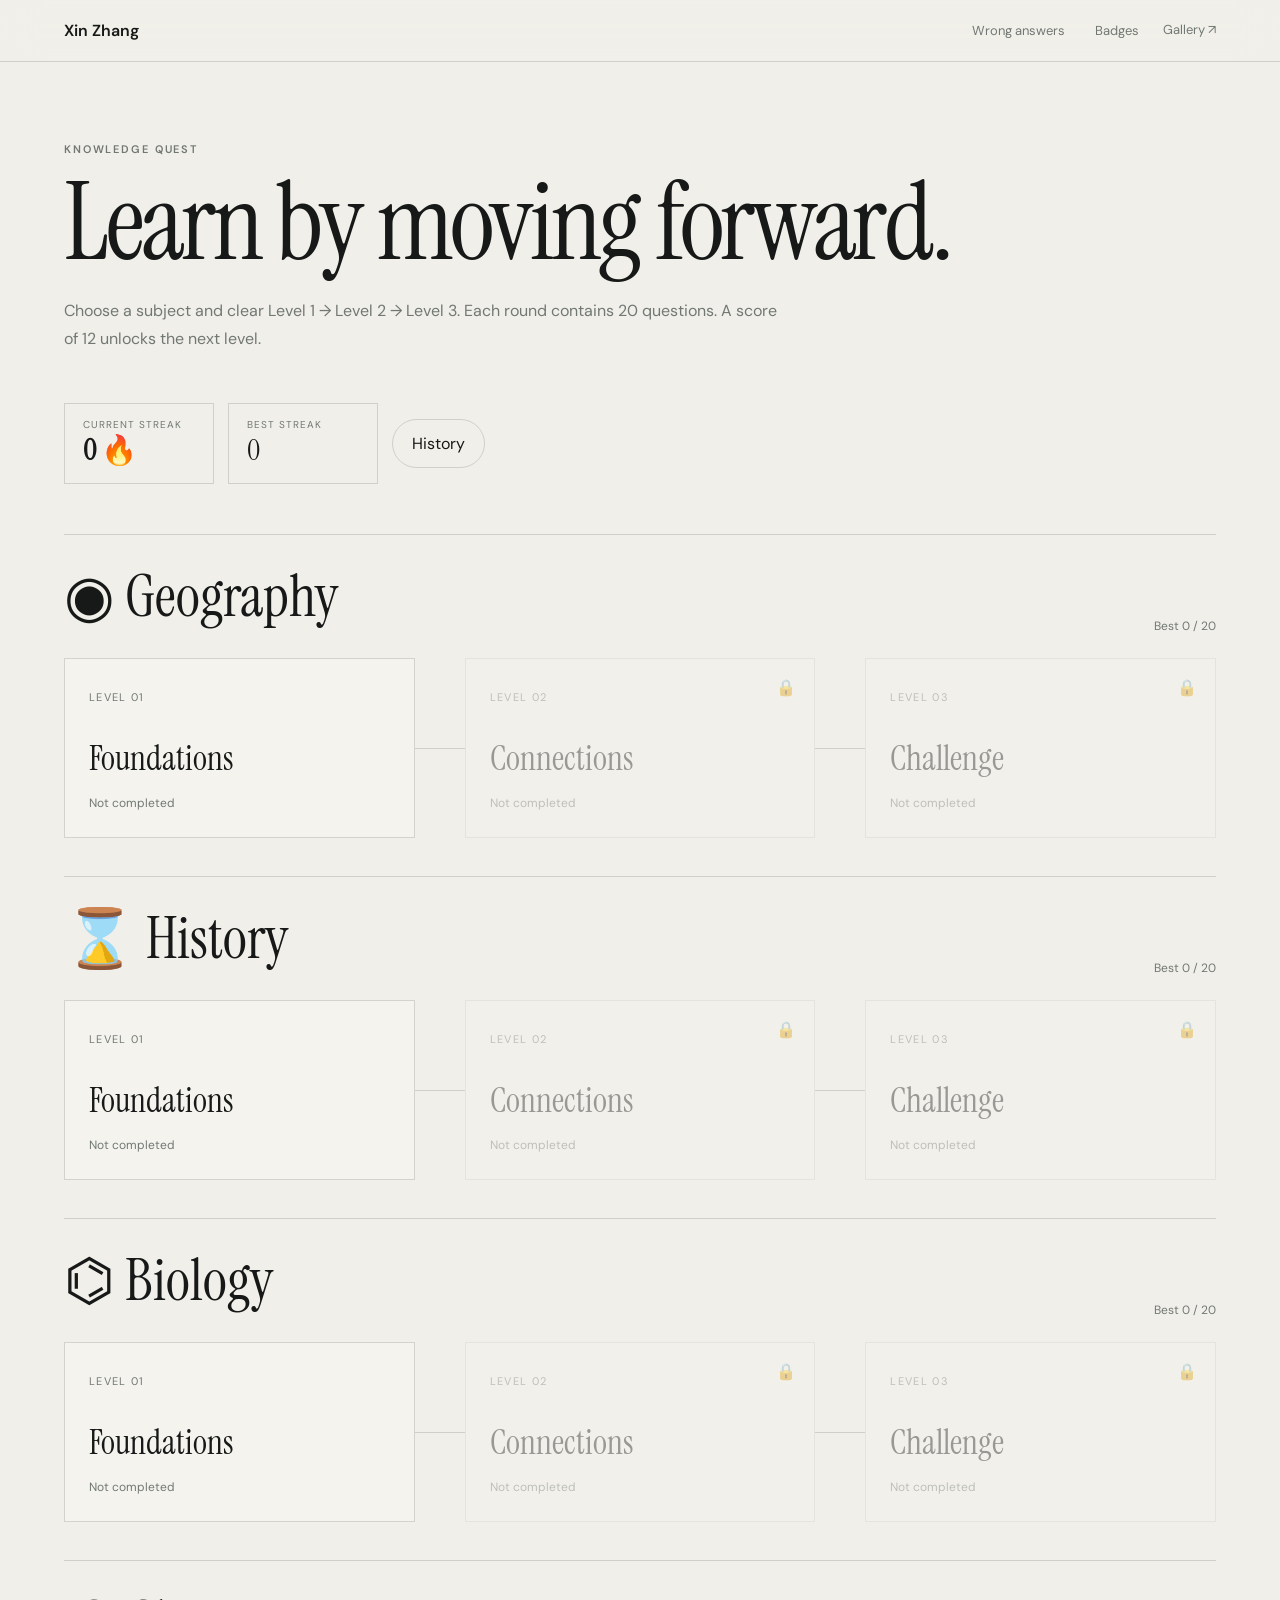
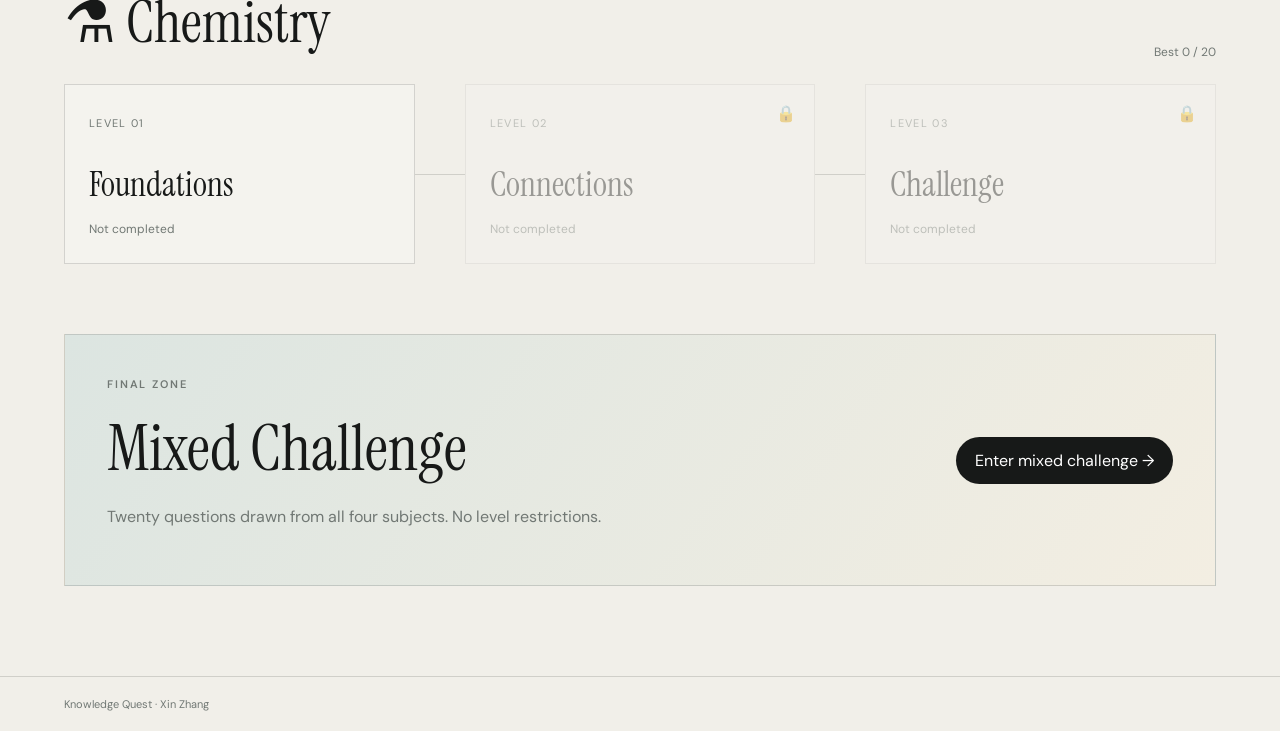
<file: game.html>
<!DOCTYPE html>
<html lang="en">
<head>
  <meta charset="UTF-8">
  <meta name="viewport" content="width=device-width, initial-scale=1.0">
  <title>Knowledge Quest — Xin Zhang</title>
  <link rel="preconnect" href="https://fonts.googleapis.com">
  <link rel="preconnect" href="https://fonts.gstatic.com" crossorigin>
  <link href="https://fonts.googleapis.com/css2?family=DM+Sans:wght@300;400;500;600&family=Instrument+Serif:ital@0;1&display=swap" rel="stylesheet">
  <link rel="stylesheet" href="game.css">
</head>
<body>
<header class="topnav">
  <a href="index.html" class="brand">Xin Zhang</a>
  <div class="nav-actions">
    <button id="wrongBookNav" class="nav-btn">Wrong answers</button>
    <button id="badgesNav" class="nav-btn">Badges</button>
    <a href="index.html" class="nav-btn">Gallery ↗</a>
  </div>
</header>

<main class="shell">
  <section id="mapView" class="view active">
    <div class="intro">
      <p class="eyebrow">Knowledge Quest</p>
      <h1>Learn by moving forward.</h1>
      <p>Choose a subject and clear Level 1 → Level 2 → Level 3. Each round contains 20 questions. A score of 12 unlocks the next level.</p>
    </div>

    <div class="map-toolbar">
      <div class="metric"><span>Current streak</span><strong><b id="homeStreak">0</b> 🔥</strong></div>
      <div class="metric"><span>Best streak</span><strong id="bestStreak">0</strong></div>
      <button id="historyNav" class="pill">History</button>
    </div>

    <div id="subjectMaps" class="subject-maps"></div>

    <section class="mixed-zone">
      <div>
        <p class="eyebrow">Final zone</p>
        <h2>Mixed Challenge</h2>
        <p>Twenty questions drawn from all four subjects. No level restrictions.</p>
      </div>
      <button id="mixedStart" class="primary">Enter mixed challenge →</button>
    </section>
  </section>

  <section id="quizView" class="view">
    <div class="quiz-head">
      <button id="quitQuiz" class="plain">← Map</button>
      <div class="quiz-meta">
        <span id="quizLabel"></span><span id="quizProgress"></span><span id="quizScore"></span><span id="quizStreak"></span>
      </div>
    </div>
    <div class="progress"><i id="progressFill"></i></div>

    <article class="question">
      <p id="questionEyebrow" class="eyebrow"></p>
      <h2 id="questionText"></h2>
      <div id="answers" class="answers"></div>

      <section id="learningCard" class="learning-card hidden">
        <div id="knowledgeVisual" class="knowledge-visual"></div>
        <div class="knowledge-copy">
          <p class="eyebrow">Knowledge note</p>
          <h3 id="knowledgeTitle"></h3>
          <p id="knowledgeText"></p>
          <div id="onlineKnowledge" class="online-knowledge">
            <div class="online-label">Connected knowledge</div>
            <p id="onlineKnowledgeText" class="online-text">Searching Wikipedia and Wikimedia…</p>
            <a id="knowledgeSource" class="knowledge-source hidden" href="#" target="_blank" rel="noopener noreferrer">Open source ↗</a>
          </div>
          <div id="answerStatus" class="answer-status"></div>
        </div>
      </section>
      <button id="nextQuestion" class="primary hidden">Next →</button>
    </article>
  </section>

  <section id="resultView" class="view">
    <div class="result">
      <p class="eyebrow">Level complete</p>
      <div class="score-orb"><span id="resultScore">0</span><small>/20</small></div>
      <h2 id="resultTitle"></h2><p id="resultText"></p>
      <div id="newBadges" class="new-badges"></div>
      <div class="row-actions"><button id="resultMap" class="primary">Back to map</button><button id="resultWrong" class="pill">Review mistakes</button></div>
    </div>
  </section>

  <section id="wrongView" class="view">
    <div class="section-head"><div><p class="eyebrow">Wrong-answer book</p><h2>Learn from mistakes.</h2></div><button class="plain backMap">← Map</button></div>
    <div id="wrongList" class="review-list"></div>
  </section>

  <section id="historyView" class="view">
    <div class="section-head"><div><p class="eyebrow">History</p><h2>Your rounds.</h2></div><button class="plain backMap">← Map</button></div>
    <div id="historyList" class="review-list"></div>
  </section>

  <section id="badgesView" class="view">
    <div class="section-head"><div><p class="eyebrow">Achievements</p><h2>Badge cabinet.</h2></div><button class="plain backMap">← Map</button></div>
    <div id="badgeGrid" class="badge-grid"></div>
  </section>
</main>

<footer>Knowledge Quest · Xin Zhang</footer>
<script src="questions.js"></script>
<script src="game.js"></script>
</body>
</html>
</file>
<file: game.css>
:root{--paper:#f1efe9;--ink:#171918;--muted:#717874;--line:rgba(23,25,24,.15);--good:#4e755f;--bad:#985f5a}
*{box-sizing:border-box}html{scroll-behavior:smooth}body{margin:0;background:var(--paper);color:var(--ink);font-family:"DM Sans",sans-serif}button,a{font:inherit;color:inherit}button{cursor:pointer}a{text-decoration:none}
.topnav{position:sticky;top:0;z-index:50;display:flex;justify-content:space-between;align-items:center;padding:20px clamp(20px,5vw,78px);background:rgba(241,239,233,.88);backdrop-filter:blur(18px);border-bottom:1px solid var(--line)}.brand{font-weight:600}.nav-actions{display:flex;gap:18px}.nav-btn,.plain{border:0;background:none;color:var(--muted);font-size:13px}
.shell{padding:80px clamp(20px,5vw,78px) 90px;min-height:85vh}.view{display:none}.view.active{display:block;animation:fade .35s ease}@keyframes fade{from{opacity:0;transform:translateY(10px)}to{opacity:1;transform:none}}
.eyebrow{margin:0 0 16px;text-transform:uppercase;letter-spacing:.17em;font-size:11px;color:var(--muted);font-weight:600}.intro{max-width:1000px}.intro h1,.section-head h2{font-family:"Instrument Serif",serif;font-weight:400;font-size:clamp(55px,8.5vw,120px);line-height:.92;letter-spacing:-.03em;margin:0 0 25px}.intro>p:last-child{max-width:720px;color:var(--muted);line-height:1.75}
.map-toolbar{display:flex;gap:14px;align-items:center;flex-wrap:wrap;margin:50px 0}.metric{padding:14px 18px;border:1px solid var(--line);min-width:150px}.metric span{display:block;color:var(--muted);font-size:10px;text-transform:uppercase;letter-spacing:.1em}.metric strong{font-family:"Instrument Serif",serif;font-size:29px;font-weight:400}.pill,.primary{border-radius:999px;padding:13px 19px}.pill{border:1px solid var(--line);background:transparent}.primary{border:0;background:var(--ink);color:white}
.subject-maps{display:grid;gap:38px}.subject-map{border-top:1px solid var(--line);padding-top:24px}.subject-title-row{display:flex;justify-content:space-between;align-items:end;gap:20px}.subject-title-row h2{font-family:"Instrument Serif",serif;font-weight:400;font-size:clamp(34px,4.5vw,62px);margin:0}.subject-best{color:var(--muted);font-size:12px}
.level-path{display:grid;grid-template-columns:1fr 50px 1fr 50px 1fr;align-items:center;margin-top:24px}.connector{height:1px;background:var(--line)}.level-node{min-height:180px;border:1px solid var(--line);background:rgba(255,255,255,.22);padding:24px;text-align:left;position:relative;transition:.2s}.level-node:not(:disabled):hover{background:white;transform:translateY(-3px)}.level-node:disabled{opacity:.4;cursor:not-allowed}.level-num{font-size:11px;color:var(--muted);letter-spacing:.12em}.level-node strong{display:block;font-family:"Instrument Serif",serif;font-size:34px;font-weight:400;margin:30px 0 10px}.level-score{font-size:12px;color:var(--muted)}.lock{position:absolute;right:18px;top:18px}
.mixed-zone{margin-top:70px;padding:42px;border:1px solid var(--line);display:flex;justify-content:space-between;gap:30px;align-items:center;background:linear-gradient(125deg,#dce5e1,#f3eee2)}.mixed-zone h2{font-family:"Instrument Serif",serif;font-size:clamp(38px,5vw,70px);font-weight:400;margin:0}.mixed-zone p:last-child{color:var(--muted)}
.quiz-head{display:flex;justify-content:space-between;gap:25px}.quiz-meta{display:flex;gap:20px;color:var(--muted);font-size:12px}.progress{height:2px;background:var(--line);margin:22px 0 70px}.progress i{display:block;height:100%;background:var(--ink);transition:.3s}
.question{max-width:1080px;margin:auto}.question>h2{font-family:"Instrument Serif",serif;font-size:clamp(38px,5.2vw,72px);line-height:1.02;font-weight:400;letter-spacing:-.025em;margin:0 0 48px}.answers{display:grid;gap:11px}.answer{display:grid;grid-template-columns:45px 1fr;gap:10px;width:100%;padding:18px 20px;border:1px solid var(--line);background:rgba(255,255,255,.28);text-align:left}.answer:hover:not(:disabled){background:white}.answer.correct{border-color:rgba(78,117,95,.6);background:rgba(78,117,95,.12)}.answer.wrong{border-color:rgba(152,95,90,.6);background:rgba(152,95,90,.12)}.letter{font-size:11px;color:var(--muted)}
.learning-card{display:grid;grid-template-columns:minmax(260px,.8fr) 1.2fr;gap:34px;margin:34px 0 25px;border-top:1px solid var(--line);padding-top:30px}.hidden{display:none!important}.knowledge-visual{min-height:270px;overflow:hidden;background:#d8ded9}.knowledge-visual img{width:100%;height:100%;object-fit:cover}.knowledge-copy h3{font-family:"Instrument Serif",serif;font-size:35px;font-weight:400;margin:0 0 14px}.knowledge-copy>p{color:var(--muted);line-height:1.7}.answer-status{font-size:13px;margin-top:20px}.answer-status.good{color:var(--good)}.answer-status.bad{color:var(--bad)}
.generated-visual{height:100%;min-height:270px;display:grid;place-items:center;position:relative;overflow:hidden;background:linear-gradient(145deg,#ccd8d4,#8ea49d)}.generated-visual .symbol{font-family:"Instrument Serif",serif;font-size:62px;z-index:2;text-align:center;max-width:80%;overflow-wrap:anywhere}.generated-visual .rings{position:absolute;width:220px;height:220px;border:1px solid rgba(255,255,255,.7);border-radius:50%}.generated-visual .rings:before,.generated-visual .rings:after{content:"";position:absolute;border:1px solid rgba(255,255,255,.5);border-radius:50%}.generated-visual .rings:before{inset:30px}.generated-visual .rings:after{inset:65px}
.result{text-align:center;max-width:820px;margin:40px auto}.score-orb{width:210px;height:210px;border:1px solid var(--line);border-radius:50%;display:grid;place-content:center;margin:25px auto}.score-orb span{font-family:"Instrument Serif",serif;font-size:85px;line-height:.8}.score-orb small{color:var(--muted);margin-top:12px}.result h2{font-family:"Instrument Serif",serif;font-size:clamp(45px,6vw,78px);font-weight:400;margin:0 0 15px}.result>p{color:var(--muted)}.row-actions{display:flex;justify-content:center;gap:12px;margin-top:25px}.new-badges{display:flex;justify-content:center;gap:10px;flex-wrap:wrap;margin-top:20px}
.section-head{display:flex;justify-content:space-between;align-items:start;gap:20px;margin-bottom:50px}.section-head h2{font-size:clamp(45px,6vw,80px)}.review-list{border-top:1px solid var(--line)}.review-row{padding:24px 0;border-bottom:1px solid var(--line);display:grid;grid-template-columns:150px 1fr auto;gap:25px}.review-row .meta{color:var(--muted);font-size:12px}.review-row h3{margin:0 0 8px;font-size:17px}.review-row p{margin:0;color:var(--muted);line-height:1.6}.review-score{font-family:"Instrument Serif",serif;font-size:28px}
.badge-grid{display:grid;grid-template-columns:repeat(3,1fr);gap:1px;background:var(--line);border:1px solid var(--line)}.badge{min-height:210px;background:var(--paper);padding:26px}.badge.locked{opacity:.35}.badge-icon{font-size:35px}.badge h3{font-family:"Instrument Serif",serif;font-weight:400;font-size:30px;margin:25px 0 8px}.badge p{color:var(--muted);font-size:13px;line-height:1.6}footer{padding:20px clamp(20px,5vw,78px);border-top:1px solid var(--line);color:var(--muted);font-size:11px}
@media(max-width:800px){.level-path{grid-template-columns:1fr;gap:10px}.connector{width:1px;height:25px;margin:auto}.mixed-zone{display:block}.mixed-zone .primary{margin-top:20px}.learning-card{grid-template-columns:1fr}.quiz-meta{flex-wrap:wrap;justify-content:flex-end}.badge-grid{grid-template-columns:1fr 1fr}.review-row{grid-template-columns:1fr auto}.review-row .meta{grid-column:1}}
@media(max-width:520px){.nav-actions .nav-btn:nth-child(1),.nav-actions .nav-btn:nth-child(2){display:none}.shell{padding-top:55px}.quiz-meta{font-size:10px;gap:8px}.badge-grid{grid-template-columns:1fr}.row-actions{flex-direction:column}}
/* v0.3 — connected knowledge */
.knowledge-visual{position:relative}
.knowledge-visual img{display:block;width:100%;height:100%;min-height:260px;object-fit:cover;background:#d8ded9}
.image-credit{position:absolute;left:10px;bottom:9px;max-width:calc(100% - 20px);padding:5px 8px;background:rgba(20,22,21,.72);color:#fff;font-size:9px;line-height:1.35;letter-spacing:.02em}
.online-knowledge{margin-top:22px;padding-top:19px;border-top:1px solid var(--line)}
.online-label{font-size:10px;text-transform:uppercase;letter-spacing:.13em;color:var(--muted);font-weight:600}
.online-text{margin:9px 0 10px!important;color:var(--ink)!important;line-height:1.72!important}
.online-text.loading{color:var(--muted)!important}
.knowledge-source{display:inline-block;margin-top:2px;color:var(--muted);font-size:11px;border-bottom:1px solid var(--line);padding-bottom:2px}
.knowledge-source:hover{color:var(--ink)}
</file>
